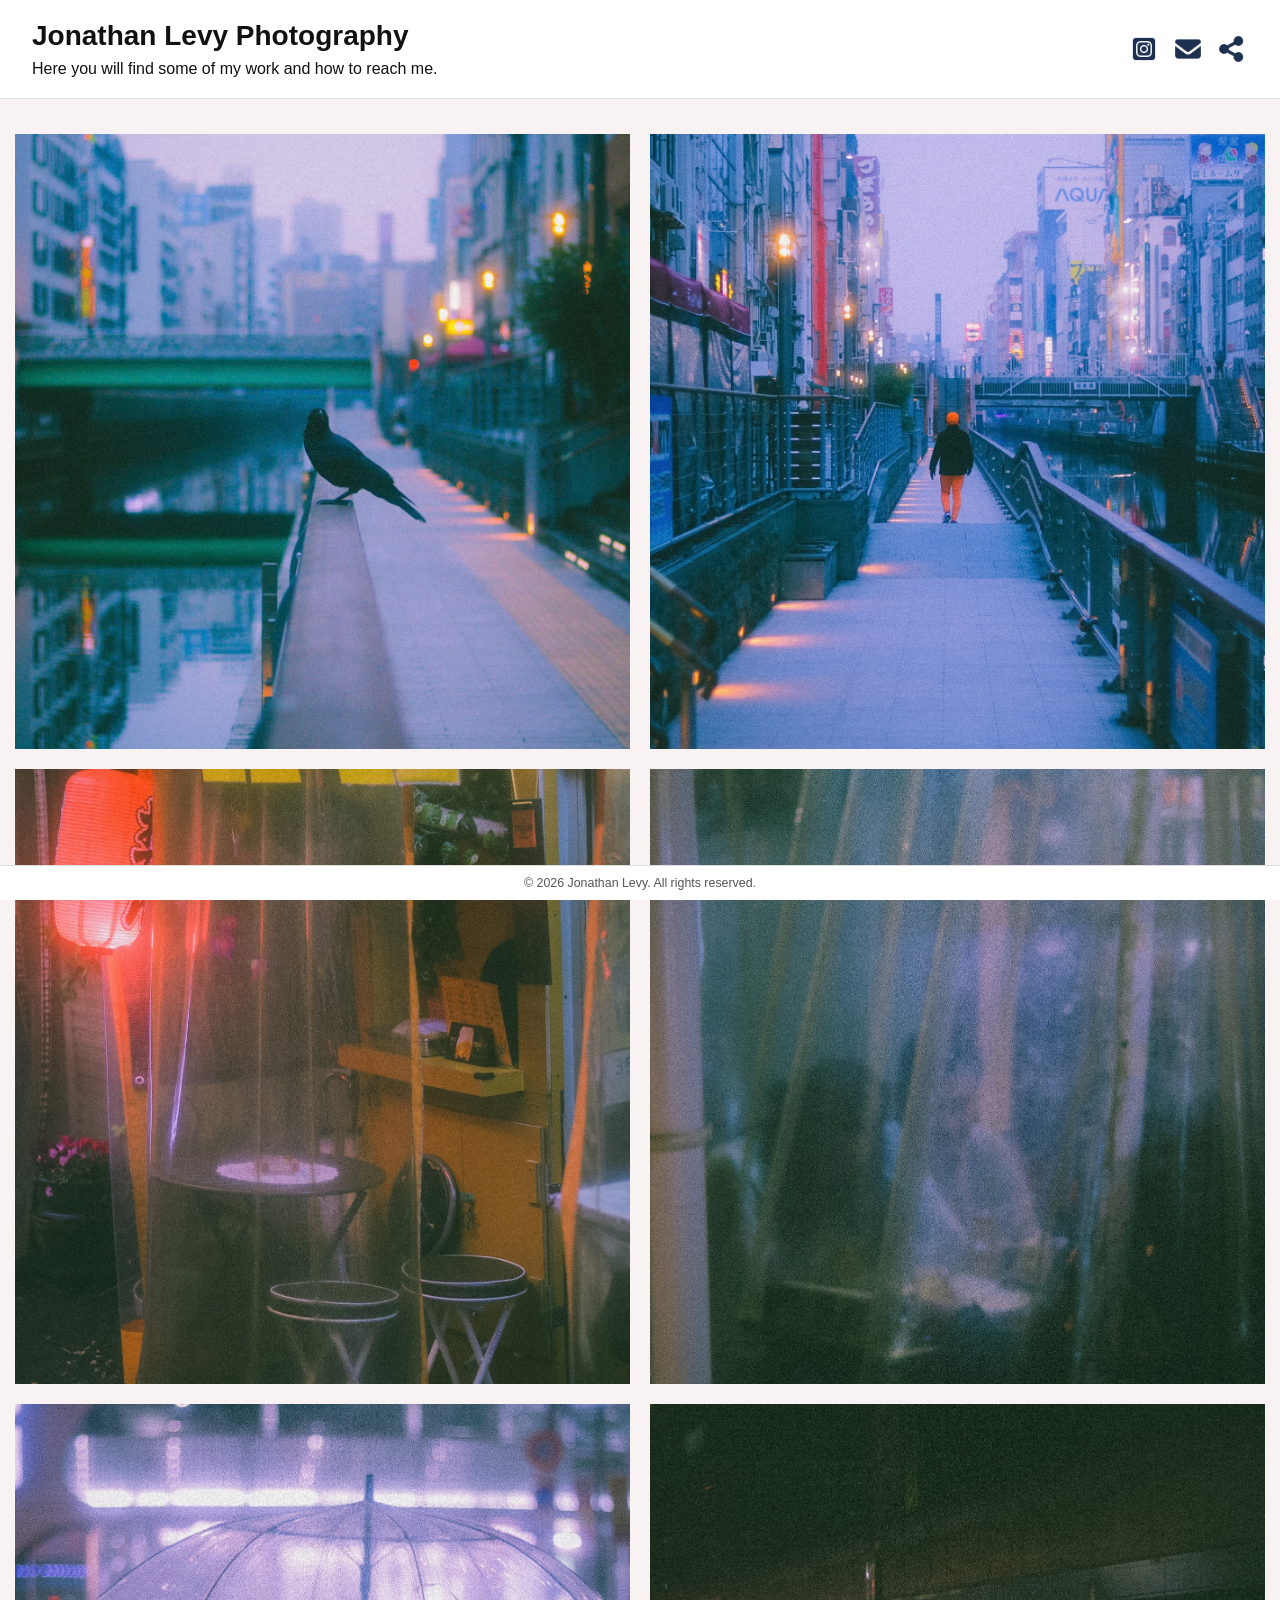
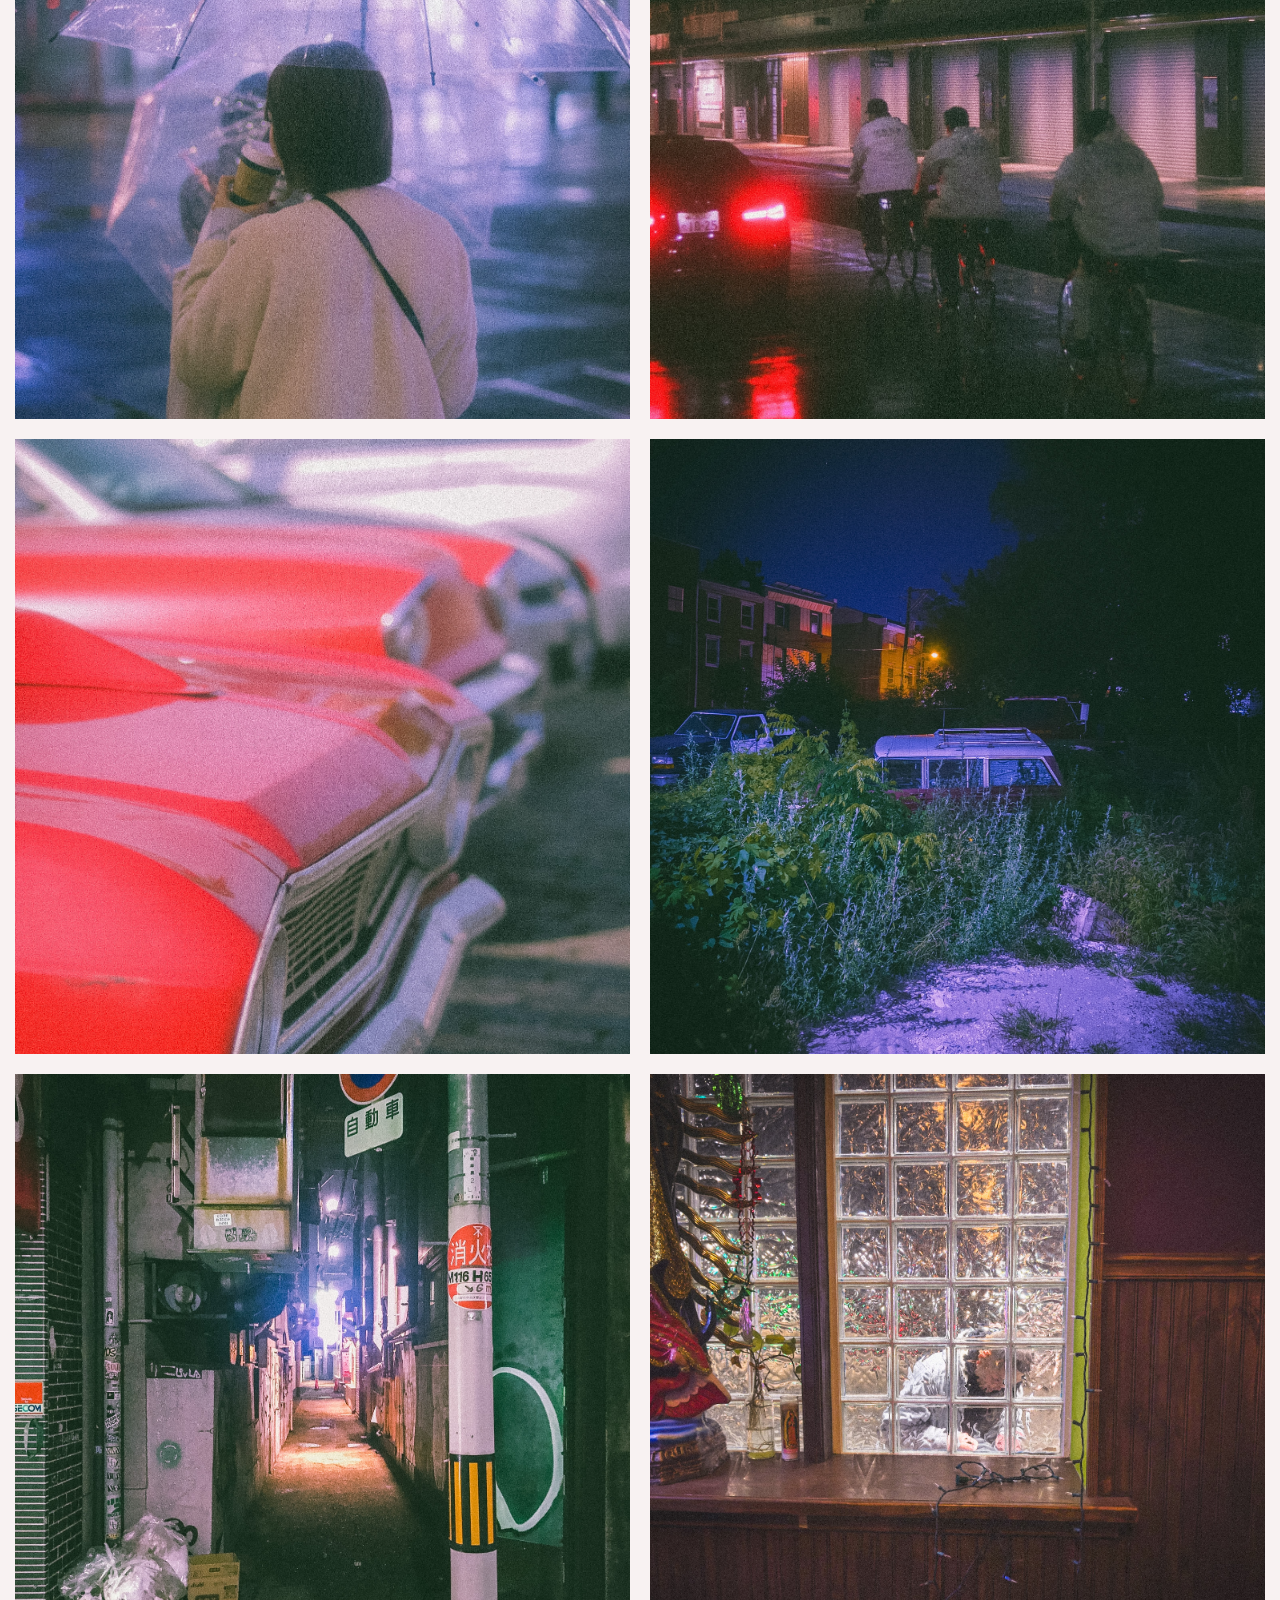
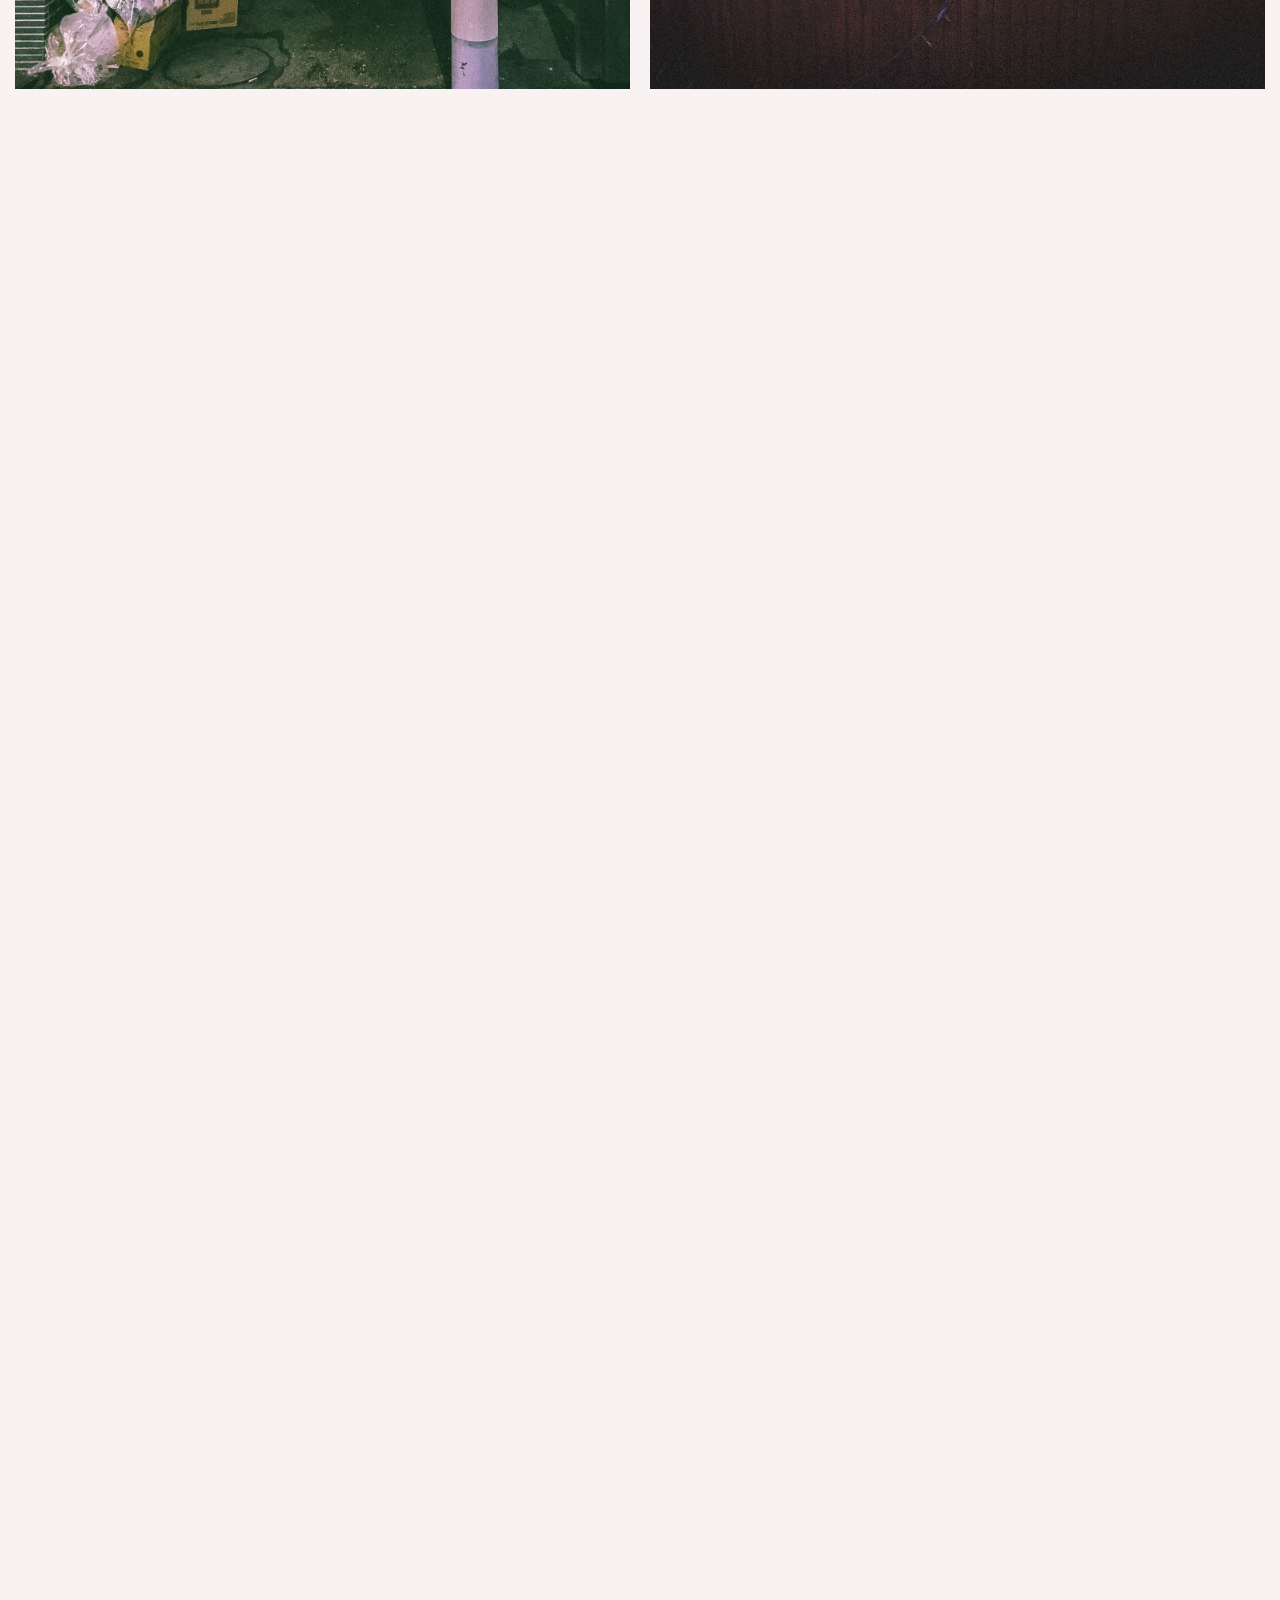
<file: index.html>
<!--This is the main index.html file for Jonathan Levy's photography website-->
<!DOCTYPE html>
<html lang="en">
<head>
    <meta charset="UTF-8">
    <meta name="viewport" content="width=device-width, initial-scale=1.0">
    <title>Jonathan Levy Photography</title>
    <link rel="stylesheet" href="style.css">
    <script src="script.js" defer></script>
</head>
<body>
    <header>

        <div class="header-left">
            <h1>Jonathan Levy Photography</h1>
            <p class="tagline">
                Here you will find some of my work and how to reach me.
            </p>
        </div>

        <div class="header-right">
            <a href="https://www.instagram.com/levyathann/" target="_blank" rel="noopener noreferrer">
                <img class="social-icon" src="images/Icons/instagramIcon.png" alt="Instagram">
            </a>
            <a href="mailto:jonathanllevy17@gmail.com">
                <img class="social-icon" src="images/Icons/emailIcon.png" alt="Email">
            </a>
            <img id="shareButton" class="social-icon" src="images/Icons/shareIcon.png" alt="Share">
        </div>
    </header>


    <div id="gallery">
        <div class="gallery-link">
        <div class="gallery-grid">
            <a href="images/Photos/photo1.JPG" target="_blank" rel="noopener noreferrer">
                <img src="images/Photos/photo1.JPG" alt="Photo 1" loading="lazy">
            </a>
            <a href="images/Photos/photo2.JPG" target="_blank" rel="noopener noreferrer">
                <img src="images/Photos/photo2.JPG" alt="Photo 2" loading="lazy">
            </a>
            <a href="images/Photos/photo3.JPG" target="_blank" rel="noopener noreferrer">
                <img src="images/Photos/photo3.JPG" alt="Photo 3" loading="lazy">
            </a>
            <a href="images/Photos/photo4.JPG" target="_blank" rel="noopener noreferrer">
                <img src="images/Photos/photo4.JPG" alt="Photo 4" loading="lazy">
            </a>
            <a href="images/Photos/photo5.JPG" target="_blank" rel="noopener noreferrer">
                <img src="images/Photos/photo5.JPG" alt="Photo 5" loading="lazy">
            </a>
            <a href="images/Photos/photo6.JPG" target="_blank" rel="noopener noreferrer">
                <img src="images/Photos/photo6.JPG" alt="Photo 6" loading="lazy">
            </a>
            <a href="images/Photos/photo7.JPG" target="_blank" rel="noopener noreferrer">
                <img src="images/Photos/photo7.JPG" alt="Photo 7" loading="lazy">
            </a>
            <a href="images/Photos/photo8.JPG" target="_blank" rel="noopener noreferrer">
                <img src="images/Photos/photo8.JPG" alt="Photo 8" loading="lazy">
            </a>
            <a href="images/Photos/photo9.JPG" target="_blank" rel="noopener noreferrer">
                <img src="images/Photos/photo9.JPG" alt="Photo 9" loading="lazy">
            </a>
            <a href="images/Photos/photo10.JPG" target="_blank" rel="noopener noreferrer">
                <img src="images/Photos/photo10.JPG" alt="Photo 10" loading="lazy">
            </a>
        </div>
        </div>
    </div>

    <div id="about">
        <img class="profile-pic" src="images/Photos/profilePic.jpeg" alt="Profile Picture">
        <h2>About Me</h2>
        <p>I got into photography in a pretty humble way. It started as a way to impress my photographer friends when we were hanging out and partying together. Over time that turned into going on adventures with friends — from Tokyo to the Pocono Mountains — and remembering to actually pull out my camera to capture moments I didn't want to forget. What started casually slowly turned into a real appreciation for the craft. Photography began pushing me to see the world more critically: light, composition, and small details that are easy to miss. Outside of photography, most of my time is spent working in software quality assurance and studying software engineering. The attention to detail from that work carries over naturally into photography — patience, observation, and iteration tend to produce the best results in both disciplines. This site is simply a place to collect some of that work.</p>
    </div>

    <div id="logo">
        <img src="images/myLogo.svg" alt="Logo">
    </div>
    <footer>
        <p>&copy; 2026 Jonathan Levy. All rights reserved.</p>
    </footer>
</body>
</html>
</file>
<file: style.css>
/* This is the main style.css file for Jonathan Levy's photography website */

* {
    margin: 0;
    padding: 0;
    box-sizing: border-box;
}

html {
    scroll-behavior: smooth;
}

body {
    margin: 0;
    font-family: Helvetica, Arial, sans-serif;
    background-color: #f8f2f2;
    color: #111111;
}

header {
    position: sticky;
    top: 0;
    z-index: 10;
    display: flex;
    justify-content: space-between;
    align-items: center;
    gap: 20px;
    padding: 20px 32px;
    background-color: #ffffff;
    border-bottom: 1px solid #dddddd;
    transition: box-shadow 0.25s ease;
}

header.header-scrolled {
    box-shadow: 0 6px 20px rgba(0, 0, 0, 0.2);
}

.header-left h1 {
    margin: 0;
    font-size: 1.75rem;
}

.header-right {
    display: flex;
    align-items: center;
    gap: 12px;
}

.tagline {
    margin: 8px 0 0;
    max-width: 700px;
}

.social-icon {
    display: block;
    width: 32px;
    height: 32px;
}

#gallery {
    margin:  auto; 
    padding:  30px 10px; 
}

#about {
    max-width: 650px; 
    margin: 200px auto; 
    padding: 32px 20px 0; 
}

#gallery h2,
#about h2 {
    margin-bottom: 0;
    text-align: center;
}

.gallery-grid  {
    display: grid;
    grid-template-columns: repeat(2, minmax(0, 1fr));
    gap: 10px;
}

.gallery-grid img {
    opacity: 0;
    transition: opacity 1s ease;
    display: block;
    width: 100%;
    aspect-ratio: 1 / 1;
    object-fit: cover;
    object-position: center;
}

.gallery-grid a {
    display: block;
    text-decoration: none;
    line-height: 0;
    -webkit-tap-highlight-color: transparent;
}

.gallery-grid a img {
    border: 5px solid transparent;
    transition: transform 0.2s ease, border-color 0.2s ease, filter 0.2s ease;
}

.gallery-grid a:focus img,
.gallery-grid a:focus-visible img {
    border-color: transparent;
    transform: none;
    filter: none;
}

@media (hover: hover) and (pointer: fine) {
    .gallery-grid a:hover img {
        border-color: #111111;
        transform: scale(1.08);
    }
}

@media (hover: none), (pointer: coarse) {
    .gallery-grid a img,
    .gallery-grid a:hover img,
    .gallery-grid a:focus img,
    .gallery-grid a:focus-visible img,
    .gallery-grid a:active img {
        border-color: transparent;
        transform: none;
        filter: none;
    }
}

.profile-pic {
    display: block;
    width: min(380px, 90%);
    aspect-ratio: 1 / 1;
    border-radius: 50%;
    object-fit: cover;
    object-position: center;
    margin: 0 auto 20px;
}

#about,
#logo {
    opacity: 0;
    transform: translateY(20px);
    transition: opacity 1.2s ease, transform 1.2s ease;

    min-height: 100vh;
    display: flex;
    flex-direction: column;
    justify-content: center;
    align-items: center;
}

#about.visible,
#logo.visible {
    opacity: 1;
    transform: translateY(0);
}   

#logo {
    text-align: center;
    
}   

#logo img {
    max-width: 100%;
    height: auto;
}

@media (max-width: 768px) {
    #gallery {
        padding: 20px 10px;
    }

    #about {
        margin: 120px auto;
        padding: 32px 24px 0;
    }

    #logo {
        margin: 180px auto 1px; 
    }
}

@media (min-width: 900px) {
    #about {
        margin: 280px auto;
    }

    #logo {
        margin: 420px auto 1px;
    }
}

footer {
    box-sizing: border-box;
    position: fixed;
    bottom: 0;
    left: 0;
    right: 0;
    width: 100%;
    text-align: center;
    z-index: 9;
    gap: 20px;
    padding: 10px 20px;
    background-color: #ffffff;
    border-top: 1px solid #dddddd;
    margin: 0;
}

footer p {
    font-size: 0.775rem;
    color: #555555;
}
</file>
